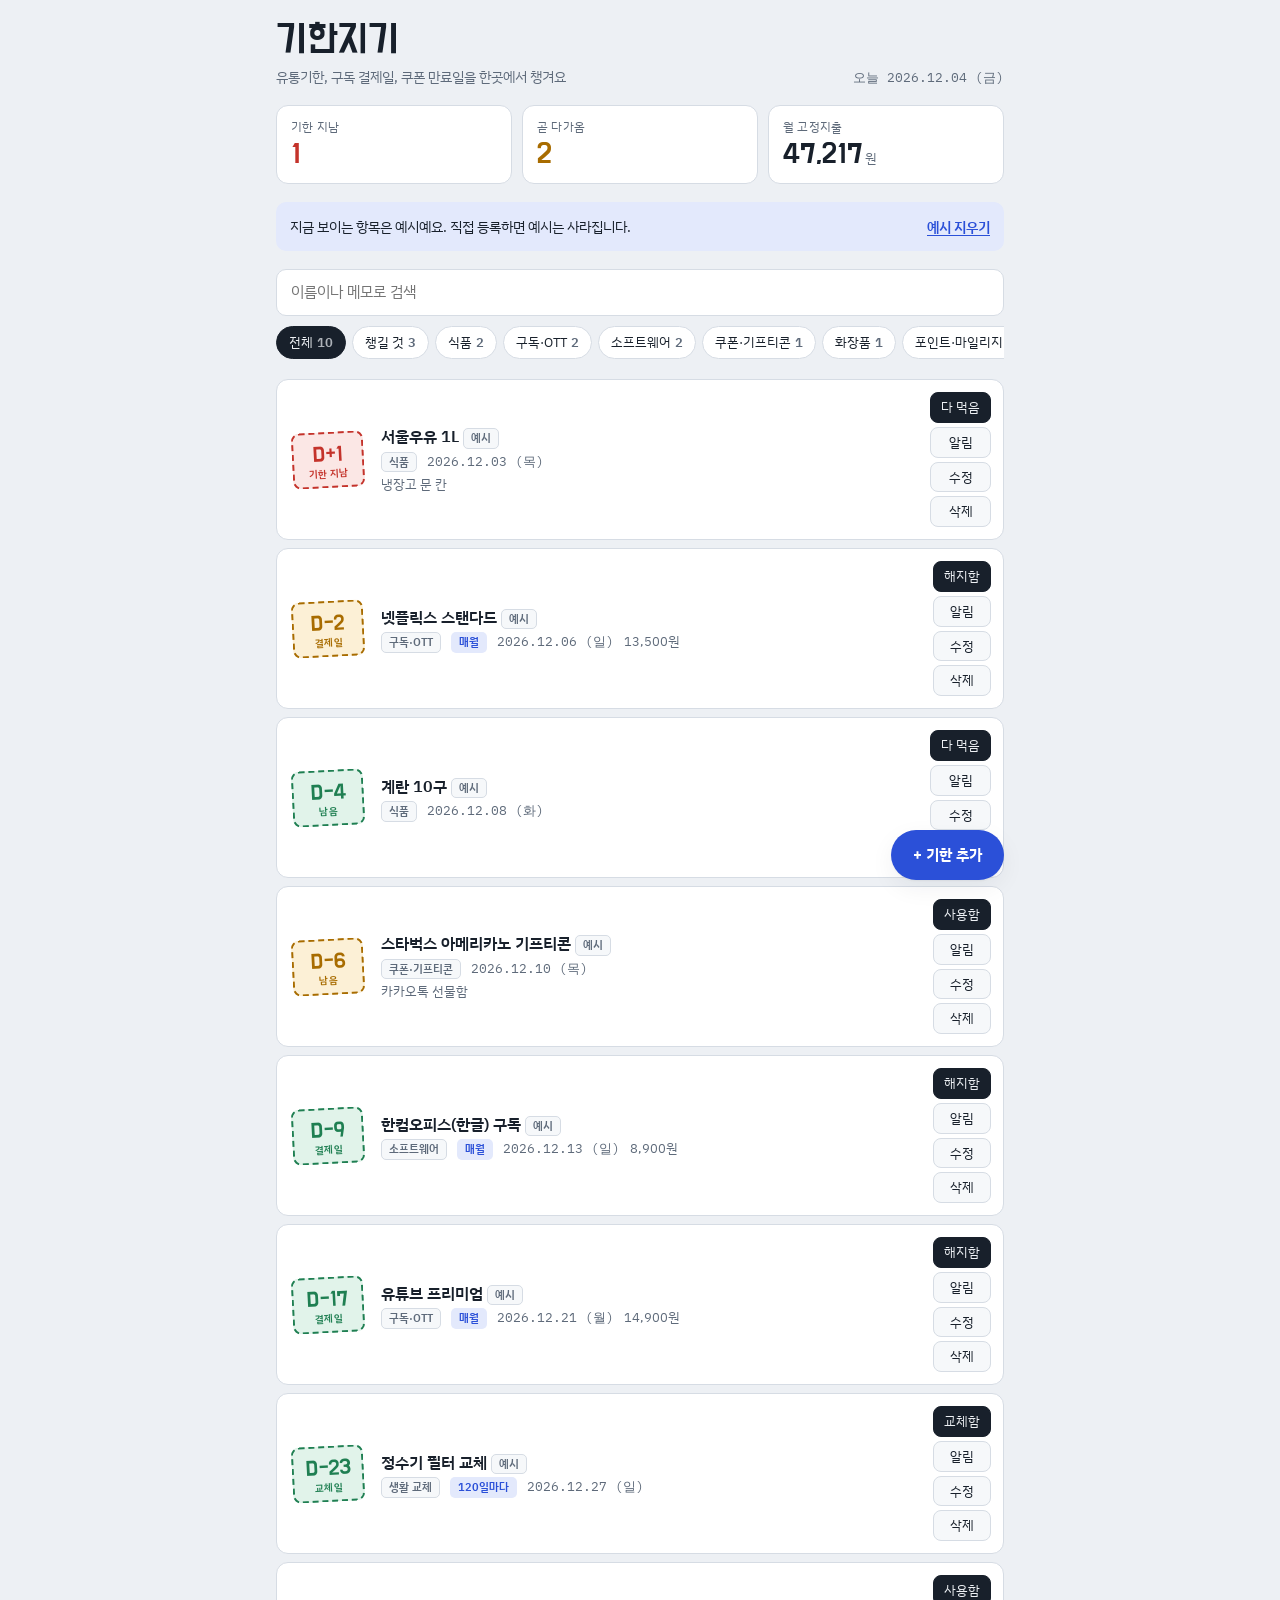
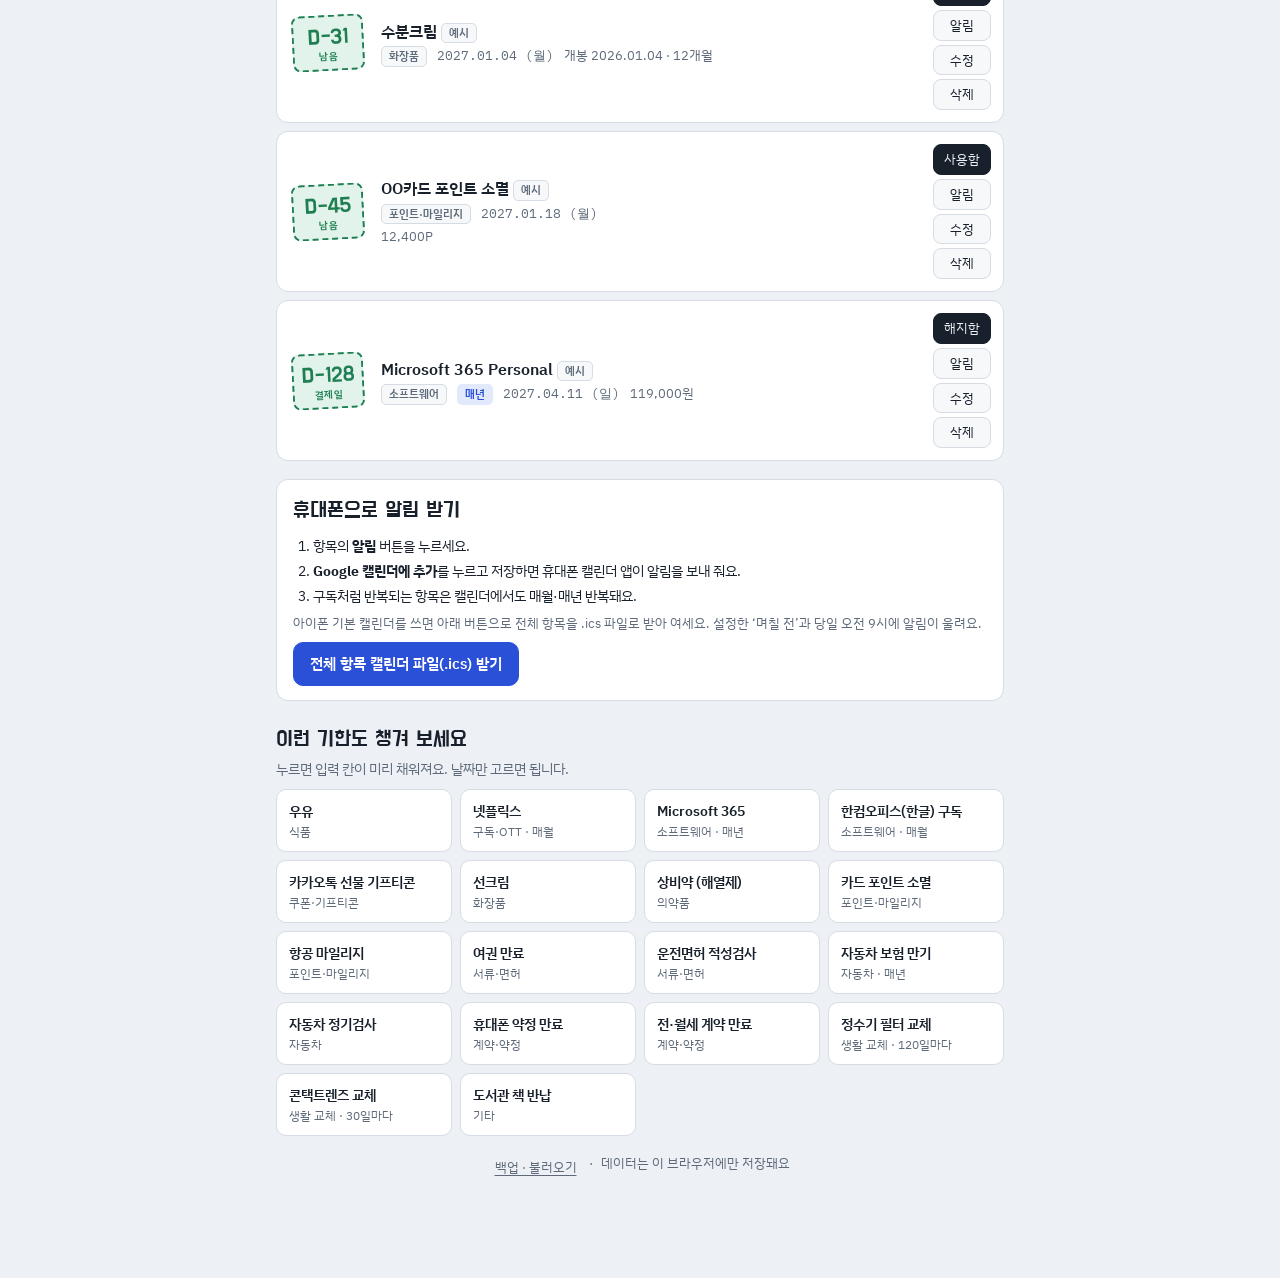
<file: deadline-app/index.html>
<!DOCTYPE html>
<html lang="ko">
<head>
<meta charset="utf-8">
<meta name="viewport" content="width=device-width, initial-scale=1, viewport-fit=cover">
<title>기한지기</title>
<link rel="preconnect" href="https://fonts.googleapis.com">
<link rel="preconnect" href="https://fonts.gstatic.com" crossorigin>
<link rel="stylesheet" href="https://fonts.googleapis.com/css2?family=Do+Hyeon&family=IBM+Plex+Mono:wght@500&family=IBM+Plex+Sans+KR:wght@400;500;600;700&display=swap">
<style>
:root{
  --bg:#EDF0F4; --surface:#FFFFFF; --surface-2:#F6F8FA; --ink:#18202B; --muted:#5E6A7A; --line:#D6DCE4;
  --accent:#2B50D8; --accent-ink:#FFFFFF; --accent-soft:#E3E9FC;
  --bad:#C4332B; --bad-soft:#FBE7E5; --warn:#A86C00; --warn-soft:#FCF0D6; --ok:#1F7F52; --ok-soft:#E1F3EA;
  --shadow:0 1px 2px rgba(24,32,43,.06),0 8px 24px rgba(24,32,43,.06);
  --f-display:"Do Hyeon","IBM Plex Sans KR","Apple SD Gothic Neo","Malgun Gothic",sans-serif;
  --f-body:"IBM Plex Sans KR","Apple SD Gothic Neo","Malgun Gothic","Noto Sans KR",sans-serif;
  --f-mono:"IBM Plex Mono",ui-monospace,"SFMono-Regular",Menlo,monospace;
}
@media (prefers-color-scheme: dark){
  :root:not([data-theme="light"]){
    color-scheme:dark;
    --bg:#0F1319; --surface:#171D26; --surface-2:#1D2430; --ink:#E7ECF3; --muted:#95A2B4; --line:#2A3340;
    --accent:#86A0FF; --accent-ink:#0F1319; --accent-soft:#1F2A4A;
    --bad:#FF7A70; --bad-soft:#3A1D1C; --warn:#F2BC55; --warn-soft:#352A12; --ok:#56CF95; --ok-soft:#14301F;
    --shadow:0 1px 2px rgba(0,0,0,.3),0 8px 24px rgba(0,0,0,.25);
  }
}
:root[data-theme="dark"]{
  color-scheme:dark;
  --bg:#0F1319; --surface:#171D26; --surface-2:#1D2430; --ink:#E7ECF3; --muted:#95A2B4; --line:#2A3340;
  --accent:#86A0FF; --accent-ink:#0F1319; --accent-soft:#1F2A4A;
  --bad:#FF7A70; --bad-soft:#3A1D1C; --warn:#F2BC55; --warn-soft:#352A12; --ok:#56CF95; --ok-soft:#14301F;
  --shadow:0 1px 2px rgba(0,0,0,.3),0 8px 24px rgba(0,0,0,.25);
}
*{box-sizing:border-box}
html,body{margin:0}
body{background:var(--bg);color:var(--ink);font-family:var(--f-body);font-size:15px;line-height:1.5;-webkit-font-smoothing:antialiased}
[hidden]{display:none!important}
button,input,select,textarea{font:inherit;color:inherit}
button{cursor:pointer}
:focus-visible{outline:2px solid var(--accent);outline-offset:2px}
.wrap{max-width:760px;margin:0 auto;padding-inline:16px;padding-block:20px 96px;display:flex;flex-direction:column;gap:18px}

/* header */
.top{display:flex;align-items:flex-end;justify-content:space-between;gap:12px;flex-wrap:wrap}
.brand h1{font-family:var(--f-display);font-weight:400;font-size:40px;line-height:1;margin:0;letter-spacing:-.5px}
.brand p{margin:6px 0 0;color:var(--muted);font-size:14px}
.today{font-family:var(--f-mono);font-size:13px;color:var(--muted);font-variant-numeric:tabular-nums}

/* summary */
.summary{display:grid;grid-template-columns:repeat(3,1fr);gap:10px}
.stat{background:var(--surface);border:1px solid var(--line);border-radius:12px;padding:12px 14px;display:flex;flex-direction:column;gap:2px;min-width:0}
.stat .k{font-size:12px;color:var(--muted);letter-spacing:.02em}
.stat .v{font-family:var(--f-display);font-size:30px;line-height:1.1;font-variant-numeric:tabular-nums;white-space:nowrap;overflow:hidden;text-overflow:ellipsis}
.stat .v small{font-family:var(--f-body);font-size:13px;color:var(--muted);margin-left:2px}
.stat.bad .v{color:var(--bad)} .stat.warn .v{color:var(--warn)}
@media (max-width:460px){.stat .v{font-size:24px}.stat{padding:10px 11px}}

/* example banner */
.banner{display:flex;gap:10px;align-items:center;justify-content:space-between;flex-wrap:wrap;background:var(--accent-soft);border-radius:10px;padding:10px 14px;font-size:14px}
.banner button{background:none;border:0;color:var(--accent);font-weight:600;padding:4px 0;text-decoration:underline;text-underline-offset:3px}

/* toolbar */
.tools{display:flex;flex-direction:column;gap:10px}
.search{width:100%;padding:11px 14px;border-radius:10px;border:1px solid var(--line);background:var(--surface)}
.chips{display:flex;gap:6px;overflow-x:auto;padding-bottom:2px;scrollbar-width:none}
.chips::-webkit-scrollbar{display:none}
.chip{flex:none;border:1px solid var(--line);background:var(--surface);border-radius:999px;padding:6px 12px;font-size:13px;white-space:nowrap}
.chip b{font-weight:600;color:var(--muted);margin-left:4px;font-variant-numeric:tabular-nums}
.chip[aria-pressed="true"]{background:var(--ink);color:var(--bg);border-color:var(--ink)}
.chip[aria-pressed="true"] b{color:inherit;opacity:.7}

/* list */
.group-h{font-size:12px;font-weight:600;color:var(--muted);letter-spacing:.08em;margin:6px 2px -8px}
.list{display:flex;flex-direction:column;gap:8px;margin:0;padding:0;list-style:none}
.item{display:grid;grid-template-columns:78px 1fr auto;gap:14px;align-items:center;background:var(--surface);border:1px solid var(--line);border-radius:12px;padding:12px 12px 12px 12px}
.stamp{justify-self:center;display:flex;flex-direction:column;align-items:center;justify-content:center;width:72px;height:56px;border:2px dashed currentColor;border-radius:8px;transform:rotate(-3deg);color:var(--ok);font-family:var(--f-display);line-height:1}
.stamp .d{font-size:22px;font-variant-numeric:tabular-nums}
.stamp .l{font-family:var(--f-body);font-size:10px;font-weight:600;margin-top:3px;letter-spacing:.04em}
.item.bad .stamp{color:var(--bad);background:var(--bad-soft)}
.item.warn .stamp{color:var(--warn);background:var(--warn-soft)}
.item.ok .stamp{background:var(--ok-soft)}
.body{min-width:0;display:flex;flex-direction:column;gap:3px}
.name{font-weight:600;font-size:16px;overflow-wrap:anywhere}
.meta{display:flex;flex-wrap:wrap;gap:4px 10px;font-size:13px;color:var(--muted)}
.meta .date{font-family:var(--f-mono);font-variant-numeric:tabular-nums}
.tag{display:inline-block;font-size:11px;font-weight:600;padding:1px 7px;border-radius:5px;background:var(--surface-2);border:1px solid var(--line);color:var(--muted)}
.tag.rep{color:var(--accent);border-color:transparent;background:var(--accent-soft)}
.memo{font-size:13px;color:var(--muted);overflow-wrap:anywhere}
.acts{display:flex;flex-direction:column;gap:4px;align-items:stretch}
.btn-s{border:1px solid var(--line);background:var(--surface-2);border-radius:8px;padding:5px 10px;font-size:12.5px;white-space:nowrap}
.btn-s.primary{background:var(--ink);color:var(--bg);border-color:var(--ink)}
.btn-s.danger{color:var(--bad);border-color:var(--bad)}
@media (max-width:520px){
  .item{grid-template-columns:66px 1fr;gap:12px}
  .stamp{width:62px;height:52px}.stamp .d{font-size:19px}
  .acts{grid-column:1 / -1;flex-direction:row;justify-content:flex-end;flex-wrap:wrap}
}
.empty{text-align:center;color:var(--muted);padding:28px 12px;border:1px dashed var(--line);border-radius:12px}

details.done{background:var(--surface);border:1px solid var(--line);border-radius:12px;padding:4px 14px}
details.done summary{cursor:pointer;padding:10px 0;font-weight:600;color:var(--muted)}
.done-row{display:flex;gap:8px;align-items:center;justify-content:space-between;padding:8px 0;border-top:1px solid var(--line);flex-wrap:wrap}
.done-row span{text-decoration:line-through;color:var(--muted);overflow-wrap:anywhere}

/* ideas */
.ideas h2{font-family:var(--f-display);font-weight:400;font-size:22px;margin:4px 0 2px}
.ideas p{margin:0 0 10px;color:var(--muted);font-size:14px}
.idea-grid{display:grid;grid-template-columns:repeat(auto-fill,minmax(150px,1fr));gap:8px}
.idea{text-align:left;background:var(--surface);border:1px solid var(--line);border-radius:10px;padding:10px 12px;display:flex;flex-direction:column;gap:2px}
.idea:hover{border-color:var(--accent)}
.idea b{font-weight:600;font-size:14px}
.idea span{font-size:12px;color:var(--muted)}

.foot{display:flex;gap:8px;flex-wrap:wrap;justify-content:center;color:var(--muted);font-size:13px}
.linkbtn{background:none;border:0;color:var(--muted);text-decoration:underline;text-underline-offset:3px;padding:4px}

/* fab */
.fab{position:fixed;right:max(16px,calc(50% - 364px));bottom:calc(20px + env(safe-area-inset-bottom,0px));background:var(--accent);color:var(--accent-ink);border:0;border-radius:999px;padding:14px 22px;font-weight:700;font-size:15px;box-shadow:var(--shadow)}

/* dialog */
dialog{border:0;border-radius:16px;padding:0;background:var(--surface);color:var(--ink);width:min(520px,calc(100% - 24px));max-height:calc(100% - 24px);box-shadow:var(--shadow)}
dialog::backdrop{background:rgba(10,14,20,.45)}
.dlg{display:flex;flex-direction:column;gap:14px;padding:20px}
.dlg h2{margin:0;font-family:var(--f-display);font-weight:400;font-size:26px}
.field{display:flex;flex-direction:column;gap:5px}
.field label,.field .lab{font-size:13px;font-weight:600;color:var(--muted)}
.field input,.field select,.field textarea{width:100%;padding:10px 12px;border-radius:9px;border:1px solid var(--line);background:var(--surface-2)}
.field textarea{resize:vertical;min-height:60px}
.row2{display:grid;grid-template-columns:1fr 1fr;gap:10px}
@media (max-width:420px){.row2{grid-template-columns:1fr}}
.hint{font-size:12px;color:var(--muted);margin:0}
.box{display:flex;flex-direction:column;gap:10px;background:var(--surface-2);border-radius:10px;padding:12px}
.dlg-acts{display:flex;gap:8px;justify-content:flex-end;flex-wrap:wrap}
.btn{border:1px solid var(--line);background:var(--surface-2);border-radius:10px;padding:10px 16px;font-weight:600}
.btn.primary{background:var(--accent);color:var(--accent-ink);border-color:var(--accent)}
.err{color:var(--bad);font-size:13px;margin:0}
.cal-list{display:flex;flex-direction:column;gap:8px}
.cal-opt{display:flex;flex-direction:column;gap:2px;text-decoration:none;color:var(--ink);background:var(--surface-2);border:1px solid var(--line);border-radius:10px;padding:12px 14px;text-align:left}
.cal-opt:hover{border-color:var(--accent)}
.cal-opt b{font-weight:600}
.cal-opt span{font-size:13px;color:var(--muted)}
.howto{background:var(--surface);border:1px solid var(--line);border-radius:12px;padding:14px 16px;display:flex;flex-direction:column;gap:8px}
.howto h2{font-family:var(--f-display);font-weight:400;font-size:22px;margin:0}
.howto ol{margin:0;padding-left:20px;display:flex;flex-direction:column;gap:4px;font-size:14px}
.howto p{margin:0;font-size:13px;color:var(--muted)}
.howto .btn{align-self:flex-start}
.toast{position:fixed;left:50%;bottom:calc(84px + env(safe-area-inset-bottom,0px));transform:translateX(-50%);background:var(--ink);color:var(--bg);padding:9px 16px;border-radius:999px;font-size:14px;z-index:10;max-width:calc(100% - 32px)}
@media (prefers-reduced-motion:no-preference){.item{transition:border-color .15s}.item:hover{border-color:var(--muted)}}
</style>
</head>
<body>
<div class="wrap">
  <header class="top">
    <div class="brand">
      <h1>기한지기</h1>
      <p>유통기한, 구독 결제일, 쿠폰 만료일을 한곳에서 챙겨요</p>
    </div>
    <div class="today" id="today"></div>
  </header>

  <section class="summary" aria-label="요약">
    <div class="stat bad"><span class="k">기한 지남</span><span class="v" id="s-bad">0</span></div>
    <div class="stat warn"><span class="k">곧 다가옴</span><span class="v" id="s-warn">0</span></div>
    <div class="stat"><span class="k">월 고정지출</span><span class="v" id="s-cost">0</span></div>
  </section>

  <div class="banner" id="sample-banner" hidden>
    <span>지금 보이는 항목은 예시예요. 직접 등록하면 예시는 사라집니다.</span>
    <button type="button" id="clear-sample">예시 지우기</button>
  </div>

  <section class="tools">
    <input class="search" id="q" type="search" placeholder="이름이나 메모로 검색" aria-label="검색">
    <div class="chips" id="chips" role="toolbar" aria-label="분류"></div>
  </section>

  <section id="list-area" aria-live="polite"></section>

  <details class="done" id="done-box" hidden>
    <summary id="done-sum">완료한 항목</summary>
    <div id="done-list"></div>
  </details>

  <section class="howto" id="howto">
    <h2>휴대폰으로 알림 받기</h2>
    <ol>
      <li>항목의 <b>알림</b> 버튼을 누르세요.</li>
      <li><b>Google 캘린더에 추가</b>를 누르고 저장하면 휴대폰 캘린더 앱이 알림을 보내 줘요.</li>
      <li>구독처럼 반복되는 항목은 캘린더에서도 매월·매년 반복돼요.</li>
    </ol>
    <p id="howto-ics">아이폰 기본 캘린더를 쓰면 아래 버튼으로 전체 항목을 .ics 파일로 받아 여세요. 설정한 ‘며칠 전’과 당일 오전 9시에 알림이 울려요.</p>
    <button class="btn primary" type="button" id="ics-all">전체 항목 캘린더 파일(.ics) 받기</button>
  </section>

  <section class="ideas">
    <h2>이런 기한도 챙겨 보세요</h2>
    <p>누르면 입력 칸이 미리 채워져요. 날짜만 고르면 됩니다.</p>
    <div class="idea-grid" id="ideas"></div>
  </section>

  <footer class="foot">
    <button class="linkbtn" type="button" id="open-backup">백업 · 불러오기</button>
    <span>·</span>
    <span>데이터는 이 브라우저에만 저장돼요</span>
  </footer>
</div>

<button class="fab" type="button" id="add-btn">+ 기한 추가</button>

<dialog id="dlg">
  <form class="dlg" id="form" novalidate>
    <h2 id="dlg-title">기한 추가</h2>
    <div class="field">
      <label for="f-name">이름</label>
      <input id="f-name" required maxlength="60" placeholder="예: 우유 1L, 넷플릭스, 스타벅스 기프티콘">
    </div>
    <div class="row2">
      <div class="field">
        <label for="f-cat">분류</label>
        <select id="f-cat"></select>
      </div>
      <div class="field">
        <label for="f-repeat">반복</label>
        <select id="f-repeat">
          <option value="none">반복 안 함</option>
          <option value="month">매월</option>
          <option value="year">매년</option>
          <option value="week">매주</option>
          <option value="days">N일마다</option>
        </select>
      </div>
    </div>
    <div class="field" id="w-every" hidden>
      <label for="f-every">며칠마다</label>
      <input id="f-every" type="number" min="1" max="3650" value="90" inputmode="numeric">
    </div>
    <div class="field">
      <label for="f-date" id="l-date">기한 날짜</label>
      <input id="f-date" type="date">
      <p class="hint" id="h-date">유통기한·만료일을 넣으세요.</p>
    </div>
    <div class="box" id="w-cos" hidden>
      <div class="row2">
        <div class="field">
          <label for="f-open">개봉일</label>
          <input id="f-open" type="date">
        </div>
        <div class="field">
          <label for="f-pao">개봉 후 사용기한</label>
          <select id="f-pao">
            <option value="">선택 안 함</option>
            <option value="3">3개월 (마스카라)</option>
            <option value="6">6개월 (립·아이라이너)</option>
            <option value="12">12개월 (스킨·로션)</option>
            <option value="18">18개월</option>
            <option value="24">24개월 (향수)</option>
          </select>
        </div>
      </div>
      <p class="hint">용기의 뚜껑 열린 통 그림(12M 등)이 개봉 후 사용기한이에요. 제조 유통기한과 둘 중 빠른 날로 계산합니다.</p>
    </div>
    <div class="row2">
      <div class="field" id="w-price">
        <label for="f-price">금액 (원)</label>
        <input id="f-price" type="number" min="0" step="10" inputmode="numeric" placeholder="예: 17000">
      </div>
      <div class="field">
        <label for="f-remind">며칠 전부터 알려줄까요</label>
        <select id="f-remind">
          <option value="1">1일 전</option>
          <option value="3">3일 전</option>
          <option value="7">7일 전</option>
          <option value="14">14일 전</option>
          <option value="30">30일 전</option>
          <option value="60">60일 전</option>
        </select>
      </div>
    </div>
    <div class="field">
      <label for="f-memo">메모</label>
      <textarea id="f-memo" maxlength="300" placeholder="예: 냉장고 둘째 칸, 해지하려면 앱 > 계정 > 멤버십"></textarea>
    </div>
    <p class="err" id="f-err" hidden></p>
    <div class="dlg-acts">
      <button class="btn" type="button" id="f-cancel">취소</button>
      <button class="btn primary" type="submit" id="f-save">저장</button>
    </div>
  </form>
</dialog>

<dialog id="bdlg">
  <div class="dlg">
    <h2>백업 · 불러오기</h2>
    <p class="hint">다른 기기로 옮기려면 아래 내용을 복사해서 그 기기의 같은 칸에 붙여넣고 ‘불러오기’를 누르세요.</p>
    <div class="field">
      <label for="b-text">백업 데이터 (JSON)</label>
      <textarea id="b-text" rows="8" spellcheck="false" style="font-family:var(--f-mono);font-size:12px"></textarea>
    </div>
    <p class="err" id="b-err" hidden></p>
    <div class="dlg-acts">
      <button class="btn" type="button" id="b-close">닫기</button>
      <button class="btn" type="button" id="b-copy">복사</button>
      <button class="btn primary" type="button" id="b-load">불러오기</button>
    </div>
  </div>
</dialog>

<dialog id="cdlg">
  <div class="dlg">
    <h2>알림 받기</h2>
    <p class="hint" id="c-info"></p>
    <div class="cal-list">
      <a class="cal-opt" id="c-google" href="#" target="_blank" rel="noopener">
        <b>Google 캘린더에 추가</b>
        <span>안드로이드·아이폰의 Google 캘린더 앱으로 알림이 와요. 열린 화면에서 ‘저장’을 누르세요.</span>
      </a>
      <button class="cal-opt" type="button" id="c-ics">
        <b>캘린더 파일(.ics) 받기</b>
        <span>아이폰 기본 캘린더·삼성 캘린더용. ‘며칠 전’과 당일 오전 9시에 알림이 울려요.</span>
      </button>
    </div>
    <p class="hint" id="c-tip"></p>
    <div class="dlg-acts">
      <button class="btn" type="button" id="c-close">닫기</button>
    </div>
  </div>
</dialog>

<div class="toast" id="toast" role="status" hidden></div>

<script>
(function(){
"use strict";
var KEY = "gihanjigi.v1";
var DAY = 86400000;

var CATS = [
  {id:"food",  label:"식품",       hint:"유통기한·소비기한을 넣으세요.", remind:3},
  {id:"ott",   label:"구독·OTT",   hint:"첫 결제일(또는 다음 결제일)을 넣으면 반복해서 계산해요.", remind:3, repeat:"month"},
  {id:"soft",  label:"소프트웨어", hint:"다음 결제일이나 라이선스 만료일을 넣으세요.", remind:7, repeat:"year"},
  {id:"coupon",label:"쿠폰·기프티콘", hint:"사용 기한 마지막 날을 넣으세요.", remind:7},
  {id:"cos",   label:"화장품",     hint:"제조 유통기한을 넣으세요. 모르면 비워도 돼요.", remind:14},
  {id:"med",   label:"의약품",     hint:"약 포장의 사용기한을 넣으세요.", remind:14},
  {id:"point", label:"포인트·마일리지", hint:"소멸 예정일을 넣으세요.", remind:30},
  {id:"doc",   label:"서류·면허",  hint:"만료일이나 갱신 기한을 넣으세요.", remind:60, repeat:"none"},
  {id:"car",   label:"자동차",     hint:"보험 만기일, 정기검사 기한 등을 넣으세요.", remind:30},
  {id:"contract",label:"계약·약정", hint:"약정·계약 만료일을 넣으세요.", remind:30},
  {id:"home",  label:"생활 교체",  hint:"다음 교체일을 넣고 ‘N일마다’로 반복하세요.", remind:3},
  {id:"etc",   label:"기타",       hint:"기한 날짜를 넣으세요.", remind:3}
];
var CAT = {}; CATS.forEach(function(c){ CAT[c.id] = c; });

var IDEAS = [
  {name:"우유",               cat:"food"},
  {name:"넷플릭스",           cat:"ott", repeat:"month", price:17000},
  {name:"Microsoft 365",      cat:"soft", repeat:"year", price:119000},
  {name:"한컴오피스(한글) 구독", cat:"soft", repeat:"month", price:8900},
  {name:"카카오톡 선물 기프티콘", cat:"coupon"},
  {name:"선크림",             cat:"cos", pao:12},
  {name:"상비약 (해열제)",    cat:"med"},
  {name:"카드 포인트 소멸",   cat:"point"},
  {name:"항공 마일리지",      cat:"point"},
  {name:"여권 만료",          cat:"doc", remind:60},
  {name:"운전면허 적성검사",  cat:"doc", remind:60},
  {name:"자동차 보험 만기",   cat:"car", repeat:"year", remind:30},
  {name:"자동차 정기검사",    cat:"car", remind:30},
  {name:"휴대폰 약정 만료",   cat:"contract", remind:30},
  {name:"전·월세 계약 만료",  cat:"contract", remind:60},
  {name:"정수기 필터 교체",   cat:"home", repeat:"days", every:120},
  {name:"콘택트렌즈 교체",    cat:"home", repeat:"days", every:30},
  {name:"도서관 책 반납",     cat:"etc", remind:1}
];

/* ---------- dates ---------- */
function pad(n){ return (n<10?"0":"")+n; }
function iso(d){ return d.getFullYear()+"-"+pad(d.getMonth()+1)+"-"+pad(d.getDate()); }
function parse(s){ if(!s) return null; var p=s.split("-"); var d=new Date(+p[0],+p[1]-1,+p[2]); return isNaN(d)?null:d; }
function today(){ var n=new Date(); return new Date(n.getFullYear(),n.getMonth(),n.getDate()); }
function addDays(d,n){ return new Date(d.getFullYear(),d.getMonth(),d.getDate()+n); }
function addMonths(d,n,day){
  var t=new Date(d.getFullYear(),d.getMonth()+n,1);
  var last=new Date(t.getFullYear(),t.getMonth()+1,0).getDate();
  t.setDate(Math.min(day||d.getDate(),last)); return t;
}
function diffDays(a,b){ return Math.round((a-b)/DAY); }
var WK="일월화수목금토";
function fmt(d){ return d.getFullYear()+"."+pad(d.getMonth()+1)+"."+pad(d.getDate())+" ("+WK[d.getDay()]+")"; }
function won(n){ return Math.round(n).toLocaleString("ko-KR"); }

/* base deadline for an item (cosmetics: earliest of printed date and open+PAO) */
function baseDate(it){
  var d=parse(it.date);
  if(it.cat==="cos" && it.open && it.pao){
    var o=parse(it.open);
    if(o){ var p=addMonths(o,+it.pao,o.getDate()); d = (!d || p<d) ? p : d; }
  }
  return d;
}
/* next occurrence on or after today for repeating items */
function nextDue(it){
  var b=baseDate(it); if(!b) return null;
  var t=today(), r=it.repeat||"none";
  if(r==="none" || b>=t) return b;
  if(r==="month"||r==="year"){
    var step=r==="month"?1:12, day=b.getDate();
    var months=(t.getFullYear()-b.getFullYear())*12+(t.getMonth()-b.getMonth());
    var k=Math.max(0,Math.floor(months/step));
    var d=addMonths(b,k*step,day);
    while(d<t){ k++; d=addMonths(b,k*step,day); }
    return d;
  }
  var every = r==="week" ? 7 : Math.max(1,+it.every||1);
  var n=Math.ceil(diffDays(t,b)/every);
  return addDays(b,n*every);
}
function monthlyCost(it){
  var p=+it.price||0; if(!p) return 0;
  switch(it.repeat){
    case "month": return p;
    case "year": return p/12;
    case "week": return p*52/12;
    case "days": return p*365/12/Math.max(1,+it.every||1);
    default: return 0;
  }
}
function repeatLabel(it){
  switch(it.repeat){
    case "month": return "매월";
    case "year": return "매년";
    case "week": return "매주";
    case "days": return (+it.every||1)+"일마다";
    default: return "";
  }
}

/* ---------- storage ---------- */
function sampleData(){
  var t=today();
  var s=function(n){ return iso(addDays(t,n)); };
  return [
    {name:"서울우유 1L", cat:"food", date:s(-1), remind:3, memo:"냉장고 문 칸"},
    {name:"계란 10구", cat:"food", date:s(4), remind:3},
    {name:"넷플릭스 스탠다드", cat:"ott", repeat:"month", date:s(2), price:13500, remind:3},
    {name:"유튜브 프리미엄", cat:"ott", repeat:"month", date:s(17), price:14900, remind:3},
    {name:"한컴오피스(한글) 구독", cat:"soft", repeat:"month", date:s(9), price:8900, remind:3},
    {name:"Microsoft 365 Personal", cat:"soft", repeat:"year", date:s(128), price:119000, remind:14},
    {name:"스타벅스 아메리카노 기프티콘", cat:"coupon", date:s(6), remind:7, memo:"카카오톡 선물함"},
    {name:"수분크림", cat:"cos", open:iso(addMonths(t,-11,t.getDate())), pao:12, date:s(400), remind:14},
    {name:"OO카드 포인트 소멸", cat:"point", date:s(45), remind:30, memo:"12,400P"},
    {name:"정수기 필터 교체", cat:"home", repeat:"days", every:120, date:s(23), remind:7}
  ].map(function(x,i){ x.id="s"+i; x.sample=true; x.done=false; x.remind=x.remind||3; x.repeat=x.repeat||"none"; return x; });
}
var state = {items:[], filter:"all", q:""};
var storageOk=true;
function load(){
  try{
    var raw=localStorage.getItem(KEY);
    if(raw){ var d=JSON.parse(raw); if(Array.isArray(d.items)) { state.items=d.items; return; } }
  }catch(e){ storageOk=false; }
  state.items=sampleData();
}
function save(){
  try{ localStorage.setItem(KEY, JSON.stringify({v:1, items:state.items})); }catch(e){ storageOk=false; }
}
function uid(){ return Date.now().toString(36)+Math.random().toString(36).slice(2,7); }

/* ---------- render ---------- */
var $=function(id){ return document.getElementById(id); };
function esc(s){ return String(s==null?"":s).replace(/[&<>"']/g,function(c){ return {"&":"&amp;","<":"&lt;",">":"&gt;","\"":"&quot;","'":"&#39;"}[c]; }); }

function status(it,due){
  var dd=diffDays(due,today());
  if(dd<0) return {cls:"bad", d:"D+"+(-dd), l:"기한 지남", dd:dd};
  var label = it.repeat!=="none" ? (it.cat==="home"?"교체일":"결제일") : "남음";
  if(dd===0) return {cls:"bad", d:"D-DAY", l: it.repeat!=="none" ? "오늘 "+label : "오늘까지", dd:0};
  if(dd<=(+it.remind||3)) return {cls:"warn", d:"D-"+dd, l:label, dd:dd};
  return {cls:"ok", d:"D-"+dd, l:label, dd:dd};
}

function render(){
  var t=today();
  $("today").textContent="오늘 "+fmt(t);

  var active=state.items.filter(function(i){ return !i.done; });
  var rows=active.map(function(it){ var due=nextDue(it); return {it:it, due:due, st: due?status(it,due):null}; });

  // summary
  var bad=0,warn=0,cost=0;
  rows.forEach(function(r){ if(!r.st) return; if(r.st.cls==="bad") bad++; else if(r.st.cls==="warn") warn++; cost+=monthlyCost(r.it); });
  $("s-bad").textContent=bad;
  $("s-warn").textContent=warn;
  $("s-cost").innerHTML=esc(won(cost))+"<small>원</small>";

  $("sample-banner").hidden = !state.items.some(function(i){ return i.sample; });

  // chips
  var counts={}; rows.forEach(function(r){ counts[r.it.cat]=(counts[r.it.cat]||0)+1; });
  var chips=[{id:"all",label:"전체",n:rows.length},{id:"_alert",label:"챙길 것",n:bad+warn}];
  CATS.forEach(function(c){ if(counts[c.id]) chips.push({id:c.id,label:c.label,n:counts[c.id]}); });
  if(!chips.some(function(c){ return c.id===state.filter; })) state.filter="all";
  $("chips").innerHTML=chips.map(function(c){
    return '<button type="button" class="chip" data-f="'+c.id+'" aria-pressed="'+(state.filter===c.id)+'">'+esc(c.label)+'<b>'+c.n+'</b></button>';
  }).join("");

  // filter + sort
  var q=state.q.trim().toLowerCase();
  var shown=rows.filter(function(r){
    if(state.filter==="_alert" && !(r.st && r.st.cls!=="ok")) return false;
    if(state.filter!=="all" && state.filter!=="_alert" && r.it.cat!==state.filter) return false;
    if(q && (r.it.name+" "+(r.it.memo||"")).toLowerCase().indexOf(q)<0) return false;
    return true;
  }).sort(function(a,b){
    if(!a.due) return 1; if(!b.due) return -1; return a.due-b.due;
  });

  var html="";
  if(!shown.length){
    html='<div class="empty">'+(rows.length?"조건에 맞는 항목이 없어요.":"아직 등록한 기한이 없어요. 아래 ‘+ 기한 추가’나 추천 항목을 눌러 시작하세요.")+'</div>';
  }else{
    html='<ul class="list">'+shown.map(itemHtml).join("")+'</ul>';
  }
  $("list-area").innerHTML=html;

  // done
  var done=state.items.filter(function(i){ return i.done; });
  $("done-box").hidden=!done.length;
  $("done-sum").textContent="완료한 항목 "+done.length+"개";
  $("done-list").innerHTML=done.map(function(it){
    return '<div class="done-row"><span>'+esc(it.name)+'</span><div style="display:flex;gap:6px">'+
      '<button type="button" class="btn-s" data-act="restore" data-id="'+esc(it.id)+'">되돌리기</button>'+
      '<button type="button" class="btn-s danger" data-act="del" data-id="'+esc(it.id)+'">삭제</button></div></div>';
  }).join("");
}

var pendingDelete=null;
function itemHtml(r){
  var it=r.it, st=r.st||{cls:"ok",d:"-",l:"날짜 없음"}, c=CAT[it.cat]||CAT.etc;
  var meta=['<span class="tag">'+esc(c.label)+'</span>'];
  if(it.repeat && it.repeat!=="none") meta.push('<span class="tag rep">'+esc(repeatLabel(it))+'</span>');
  if(r.due) meta.push('<span class="date">'+fmt(r.due)+'</span>');
  if(+it.price) meta.push('<span>'+won(+it.price)+'원</span>');
  if(it.cat==="cos" && it.open && it.pao) meta.push('<span>개봉 '+esc(it.open.replace(/-/g,"."))+' · '+esc(it.pao)+'개월</span>');
  var id=esc(it.id);
  var acts;
  if(pendingDelete===it.id){
    acts='<button type="button" class="btn-s danger" data-act="del" data-id="'+id+'">삭제 확인</button>'+
         '<button type="button" class="btn-s" data-act="undel" data-id="'+id+'">취소</button>';
  }else{
    var doneLabel = it.repeat!=="none" ? (it.cat==="home"?"교체함":"해지함") : (it.cat==="food"?"다 먹음":"사용함");
    acts='<button type="button" class="btn-s primary" data-act="done" data-id="'+id+'">'+doneLabel+'</button>'+
         '<button type="button" class="btn-s" data-act="cal" data-id="'+id+'">알림</button>'+
         '<button type="button" class="btn-s" data-act="edit" data-id="'+id+'">수정</button>'+
         '<button type="button" class="btn-s" data-act="askdel" data-id="'+id+'">삭제</button>';
  }
  return '<li class="item '+st.cls+'">'+
    '<div class="stamp" aria-label="'+esc(st.d+" "+st.l)+'"><span class="d">'+esc(st.d)+'</span><span class="l">'+esc(st.l)+'</span></div>'+
    '<div class="body"><div class="name">'+esc(it.name)+(it.sample?' <span class="tag">예시</span>':'')+'</div>'+
    '<div class="meta">'+meta.join("")+'</div>'+
    (it.memo?'<div class="memo">'+esc(it.memo)+'</div>':'')+'</div>'+
    '<div class="acts">'+acts+'</div></li>';
}

function renderIdeas(){
  $("ideas").innerHTML=IDEAS.map(function(x,i){
    var c=CAT[x.cat], extra=[c.label];
    if(x.repeat==="month") extra.push("매월"); else if(x.repeat==="year") extra.push("매년"); else if(x.repeat==="days") extra.push(x.every+"일마다");
    return '<button type="button" class="idea" data-idea="'+i+'"><b>'+esc(x.name)+'</b><span>'+esc(extra.join(" · "))+'</span></button>';
  }).join("");
}

/* ---------- toast ---------- */
var toastT;
function toast(msg){
  var el=$("toast"); el.textContent=msg; el.hidden=false;
  clearTimeout(toastT); toastT=setTimeout(function(){ el.hidden=true; },2200);
}

/* ---------- form ---------- */
var editingId=null;
$("f-cat").innerHTML=CATS.map(function(c){ return '<option value="'+c.id+'">'+esc(c.label)+'</option>'; }).join("");

function syncForm(){
  var cat=$("f-cat").value, rep=$("f-repeat").value;
  $("w-cos").hidden = cat!=="cos";
  $("w-every").hidden = rep!=="days";
  $("h-date").textContent = CAT[cat].hint;
  $("l-date").textContent = rep==="none" ? (cat==="cos"?"제조 유통기한 (선택)":"기한 날짜") : (cat==="home"?"다음 교체일":"다음 결제일");
}
function openForm(it, preset){
  editingId = it ? it.id : null;
  var d = it || preset || {};
  var cat = d.cat || "food", c = CAT[cat];
  $("dlg-title").textContent = it ? "기한 수정" : "기한 추가";
  $("f-name").value = d.name || "";
  $("f-cat").value = cat;
  $("f-repeat").value = d.repeat || c.repeat || "none";
  $("f-every").value = d.every || 90;
  $("f-date").value = d.date || "";
  $("f-open").value = d.open || "";
  $("f-pao").value = d.pao ? String(d.pao) : "";
  $("f-price").value = d.price || "";
  $("f-remind").value = String(d.remind || c.remind || 3);
  $("f-memo").value = d.memo || "";
  $("f-err").hidden = true;
  syncForm();
  $("dlg").showModal();
  setTimeout(function(){ (preset && !it ? $("f-date") : $("f-name")).focus(); }, 30);
}
$("f-cat").addEventListener("change", function(){
  var c=CAT[this.value];
  if(!editingId){
    if(c.repeat) $("f-repeat").value=c.repeat;
    $("f-remind").value=String(c.remind);
  }
  syncForm();
});
$("f-repeat").addEventListener("change", syncForm);
$("f-cancel").addEventListener("click", function(){ $("dlg").close(); });

$("form").addEventListener("submit", function(e){
  e.preventDefault();
  var name=$("f-name").value.trim(), cat=$("f-cat").value, date=$("f-date").value;
  var open=$("f-open").value, pao=$("f-pao").value;
  var err="";
  if(!name) err="이름을 입력하세요.";
  else if(!date && !(cat==="cos" && open && pao)) err = cat==="cos" ? "유통기한을 넣거나, 개봉일과 개봉 후 사용기한을 고르세요." : "날짜를 고르세요.";
  if(err){ $("f-err").textContent=err; $("f-err").hidden=false; return; }
  var data={
    name:name, cat:cat, date:date, repeat:$("f-repeat").value,
    every: $("f-repeat").value==="days" ? Math.max(1,+$("f-every").value||1) : undefined,
    open: cat==="cos" ? open : "", pao: cat==="cos" && pao ? +pao : "",
    price: $("f-price").value ? Math.max(0,+$("f-price").value) : "",
    remind: +$("f-remind").value, memo: $("f-memo").value.trim(), done:false
  };
  if(editingId){
    var it=state.items.find(function(i){ return i.id===editingId; });
    if(it){ Object.assign(it,data); delete it.sample; }
    toast("수정했어요");
  }else{
    state.items = state.items.filter(function(i){ return !i.sample; });
    data.id=uid(); state.items.push(data);
    toast("‘"+name+"’ 추가했어요");
  }
  save(); $("dlg").close(); render();
});

/* ---------- list actions ---------- */
document.addEventListener("click", function(e){
  var b=e.target.closest("[data-act]");
  if(b){
    var id=b.getAttribute("data-id"), act=b.getAttribute("data-act");
    var it=state.items.find(function(i){ return i.id===id; }); if(!it) return;
    if(act==="edit"){ openForm(it); return; }
    if(act==="cal"){ openCal(it); return; }
    if(act==="askdel"){ pendingDelete=id; render(); return; }
    if(act==="undel"){ pendingDelete=null; render(); return; }
    if(act==="del"){ state.items=state.items.filter(function(i){ return i.id!==id; }); pendingDelete=null; toast("삭제했어요"); }
    if(act==="done"){
      if(it.repeat!=="none" && it.cat==="home"){
        // replaced today: the next cycle counts from today
        var t0=today();
        it.date=iso(it.repeat==="month" ? addMonths(t0,1) : it.repeat==="year" ? addMonths(t0,12)
          : addDays(t0, it.repeat==="week" ? 7 : Math.max(1,+it.every||1)));
        delete it.sample;
        toast("교체 완료. 다음 교체일로 넘겼어요");
      }else{
        it.done=true; toast(it.repeat!=="none"?"해지 처리했어요":"완료로 옮겼어요");
      }
    }
    if(act==="restore"){ it.done=false; toast("되돌렸어요"); }
    save(); render(); return;
  }
  var chip=e.target.closest("[data-f]");
  if(chip){ state.filter=chip.getAttribute("data-f"); render(); return; }
  var idea=e.target.closest("[data-idea]");
  if(idea){ var x=IDEAS[+idea.getAttribute("data-idea")]; openForm(null, Object.assign({}, x)); }
});
$("q").addEventListener("input", function(){ state.q=this.value; render(); });
$("add-btn").addEventListener("click", function(){ openForm(null, state.filter!=="all" && state.filter!=="_alert" ? {cat:state.filter} : null); });
$("clear-sample").addEventListener("click", function(){ state.items=state.items.filter(function(i){ return !i.sample; }); save(); render(); toast("예시를 지웠어요"); });

/* ---------- backup ---------- */
$("open-backup").addEventListener("click", function(){
  $("b-text").value=JSON.stringify({v:1, items:state.items.filter(function(i){ return !i.sample; })}, null, 1);
  $("b-err").hidden=true; $("bdlg").showModal();
});
$("b-close").addEventListener("click", function(){ $("bdlg").close(); });
$("b-copy").addEventListener("click", function(){
  var ta=$("b-text");
  var fallback=function(){ ta.focus(); ta.select(); toast("선택했어요. 길게 눌러 복사하세요"); };
  try{ navigator.clipboard.writeText(ta.value).then(function(){ toast("복사했어요"); }, fallback); }catch(e){ fallback(); }
});
$("b-load").addEventListener("click", function(){
  try{
    var d=JSON.parse($("b-text").value);
    var items=Array.isArray(d)?d:d.items;
    if(!Array.isArray(items)) throw 0;
    items=items.filter(function(i){ return i && i.name && (i.date || i.open); }).map(function(i){
      i.id=i.id||uid(); i.cat=CAT[i.cat]?i.cat:"etc"; i.repeat=i.repeat||"none"; i.remind=+i.remind||3; return i;
    });
    state.items=items; save(); render(); $("bdlg").close(); toast(items.length+"개 불러왔어요");
  }catch(e){ $("b-err").textContent="백업 형식이 맞지 않아요. 복사한 내용을 그대로 붙여넣었는지 확인하세요."; $("b-err").hidden=false; }
});

/* ---------- calendar reminders ---------- */
// Inside the Claude artifact viewer file downloads are blocked, so .ics is offered only in the standalone file.
var canDownload = window.self === window.top;
function ymd(d){ return d.getFullYear()+pad(d.getMonth()+1)+pad(d.getDate()); }
function rrule(it){
  switch(it.repeat){
    case "month": return "FREQ=MONTHLY";
    case "year": return "FREQ=YEARLY";
    case "week": return "FREQ=WEEKLY";
    case "days": return "FREQ=DAILY;INTERVAL="+Math.max(1,+it.every||1);
    default: return "";
  }
}
function calTitle(it){
  var kind = it.repeat!=="none" ? (it.cat==="home"?"교체일":"결제일") : (it.cat==="food"?"유통기한":"만료일");
  return "[기한지기] "+it.name+" "+kind;
}
function calDetails(it){
  var lines=[];
  if(+it.price) lines.push("금액: "+won(+it.price)+"원");
  if(it.memo) lines.push("메모: "+it.memo);
  lines.push("기한지기에서 추가한 일정");
  return lines.join("\n");
}
function googleUrl(it){
  var d=nextDue(it); if(!d) return "#";
  var p=new URLSearchParams({action:"TEMPLATE", text:calTitle(it), dates:ymd(d)+"/"+ymd(addDays(d,1)), details:calDetails(it)});
  var r=rrule(it); if(r) p.set("recur","RRULE:"+r);
  return "https://calendar.google.com/calendar/render?"+p.toString();
}
function icsEsc(s){ return String(s).replace(/\\/g,"\\\\").replace(/\n/g,"\\n").replace(/([,;])/g,"\\$1"); }
function fold(line){
  // RFC 5545: lines longer than 75 octets continue on the next line after a space
  var out="", n=0;
  for(var ch of line){
    var b=new TextEncoder().encode(ch).length;
    if(n+b>74){ out+="\r\n "; n=1; }
    out+=ch; n+=b;
  }
  return out;
}
function icsFor(items){
  var now=new Date(), stamp=now.toISOString().replace(/[-:]/g,"").replace(/\.\d+/,"");
  var L=["BEGIN:VCALENDAR","VERSION:2.0","PRODID:-//gihanjigi//KO","CALSCALE:GREGORIAN","METHOD:PUBLISH","X-WR-CALNAME:기한지기"];
  items.forEach(function(it){
    var d=nextDue(it); if(!d) return;
    var remind=Math.max(1,+it.remind||3);
    L.push("BEGIN:VEVENT","UID:"+it.id+"@gihanjigi","DTSTAMP:"+stamp,
      "DTSTART;VALUE=DATE:"+ymd(d),"DTEND;VALUE=DATE:"+ymd(addDays(d,1)),
      "SUMMARY:"+icsEsc(calTitle(it)),"DESCRIPTION:"+icsEsc(calDetails(it)));
    var r=rrule(it); if(r) L.push("RRULE:"+r);
    // N days before at 09:00, and the day itself at 09:00
    L.push("BEGIN:VALARM","ACTION:DISPLAY","DESCRIPTION:"+icsEsc(it.name+" "+remind+"일 남음"),"TRIGGER:-PT"+(remind*24-9)+"H","END:VALARM");
    L.push("BEGIN:VALARM","ACTION:DISPLAY","DESCRIPTION:"+icsEsc(it.name+" 오늘까지"),"TRIGGER:PT9H","END:VALARM");
    L.push("END:VEVENT");
  });
  L.push("END:VCALENDAR");
  return L.map(fold).join("\r\n")+"\r\n";
}
function saveIcs(items, name){
  var list=items.filter(function(i){ return !i.done && nextDue(i); });
  if(!list.length){ toast("받을 항목이 없어요"); return; }
  var url=URL.createObjectURL(new Blob([icsFor(list)],{type:"text/calendar;charset=utf-8"}));
  var a=document.createElement("a"); a.href=url; a.download=name; document.body.appendChild(a); a.click(); a.remove();
  setTimeout(function(){ URL.revokeObjectURL(url); },4000);
  toast("캘린더 파일을 받았어요. 열어서 추가하세요");
}
var calItem=null;
function openCal(it){
  calItem=it;
  var d=nextDue(it);
  $("c-info").textContent = "‘"+it.name+"’ · "+(d?fmt(d):"날짜 없음")+(it.repeat!=="none"?" · "+repeatLabel(it)+" 반복":"");
  $("c-google").href = googleUrl(it);
  $("c-ics").hidden = !canDownload;
  $("c-tip").textContent = "Google 캘린더는 기본 알림(보통 하루 전)이 붙어요. 저장 화면의 ‘알림’에서 "+(+it.remind||3)+"일 전으로 바꿀 수 있어요."
    + (canDownload ? "" : " 아이폰 기본 캘린더용 .ics 파일은 앱을 내려받아 열었을 때 받을 수 있어요.");
  $("cdlg").showModal();
}
$("c-close").addEventListener("click", function(){ $("cdlg").close(); });
$("c-google").addEventListener("click", function(){ setTimeout(function(){ $("cdlg").close(); },300); });
$("c-ics").addEventListener("click", function(){ if(calItem) saveIcs([calItem], "기한지기-"+calItem.name.replace(/[\\/:*?"<>|]/g,"")+".ics"); $("cdlg").close(); });
$("ics-all").addEventListener("click", function(){ saveIcs(state.items, "기한지기-전체.ics"); });
if(!canDownload){ $("ics-all").hidden=true; $("howto-ics").textContent="아이폰 기본 캘린더를 쓰면 GitHub의 index.html을 내려받아 열고 ‘전체 항목 캘린더 파일(.ics) 받기’를 누르세요."; }

load(); renderIdeas(); render();
if(!storageOk) toast("이 브라우저에서는 저장이 안 돼요. 새로고침하면 사라집니다");
// refresh D-day after midnight
setInterval(function(){ if($("today").textContent!=="오늘 "+fmt(today())) render(); }, 60000);
})();
</script>
</body>
</html>
</file>
